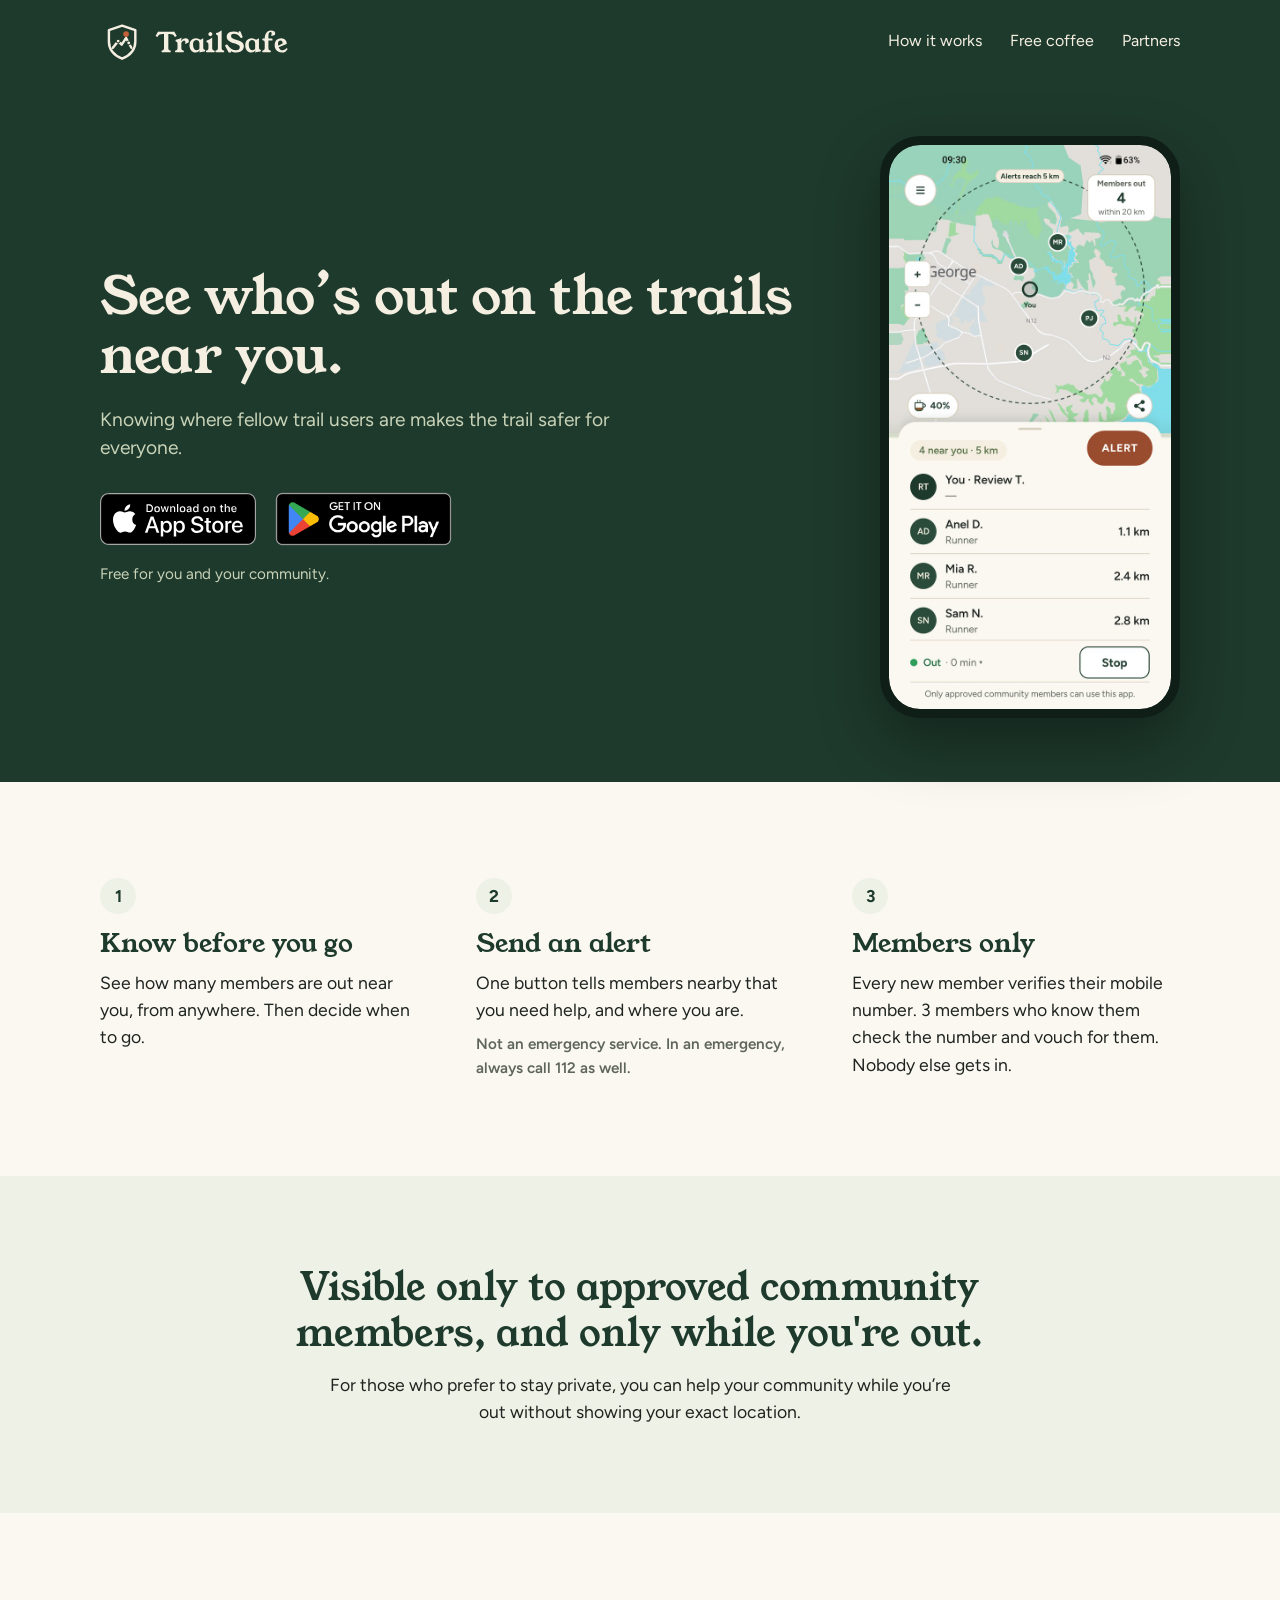
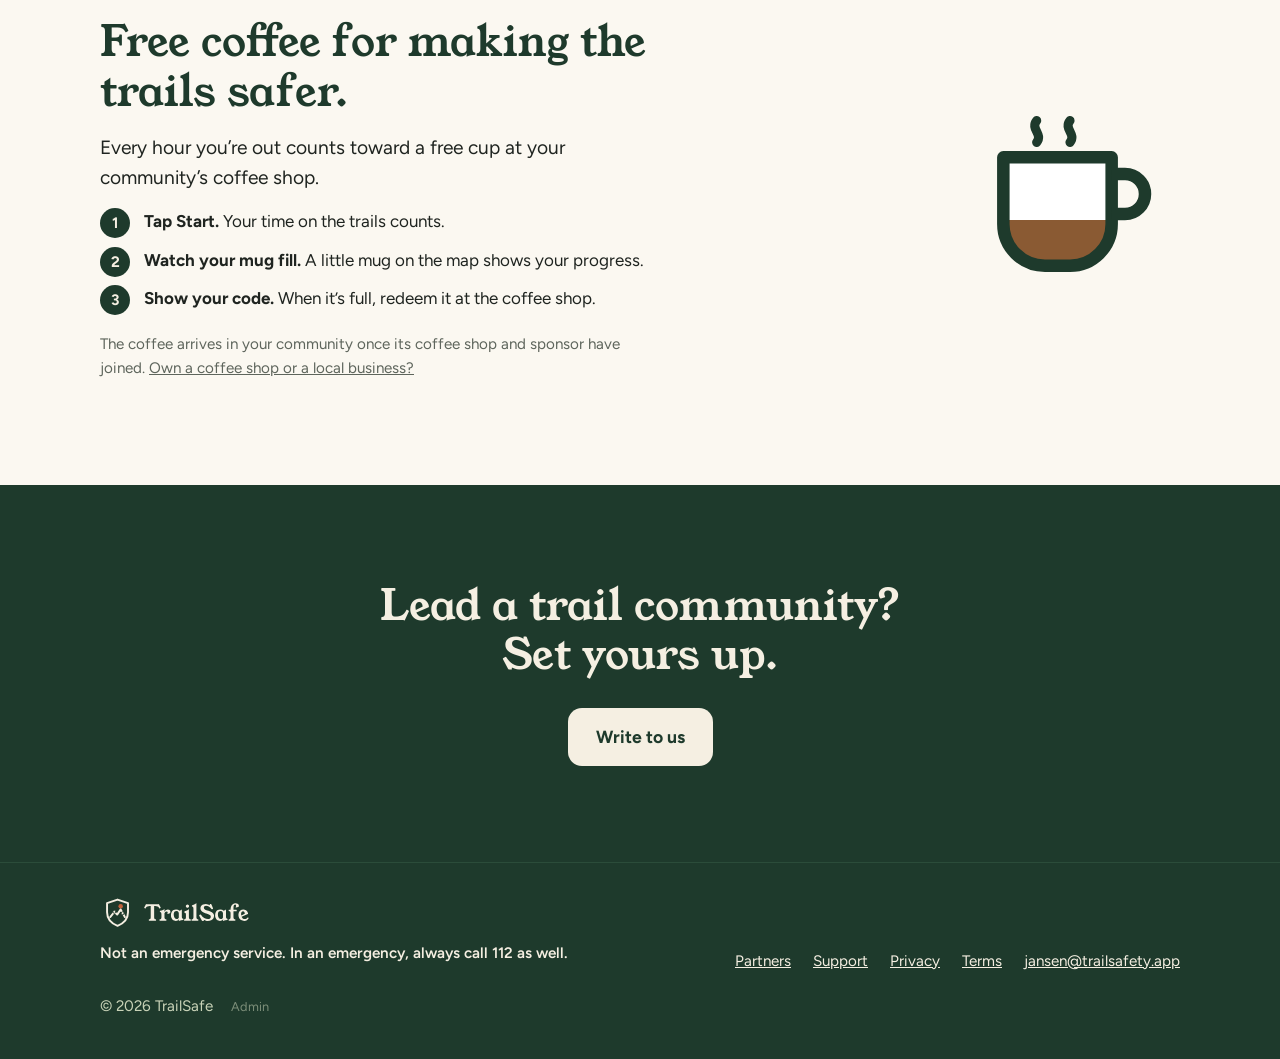
<file: index.html>
<!doctype html>
<html lang="en">
<head>
<meta charset="utf-8">
<meta name="viewport" content="width=device-width, initial-scale=1">
<title>TrailSafe: the community trail safety app</title>
<meta name="description" content="TrailSafe is a free community trail safety app for runners, hikers and cyclists. See how many community members are out on the trails near you, and alert members nearby if you need help.">
<link rel="icon" href="/favicon.ico?v=2" sizes="48x48">
<link rel="icon" href="/favicon.svg?v=2" type="image/svg+xml">
<link rel="apple-touch-icon" href="/apple-touch-icon.png?v=2">
<link rel="manifest" href="/site.webmanifest">
<link rel="mask-icon" href="/safari-pinned-tab.svg?v=2" color="#1E3A2C">
<meta name="theme-color" content="#1E3A2C">
<meta property="og:title" content="TrailSafe: the community trail safety app">
<meta property="og:description" content="TrailSafe is a free community trail safety app for runners, hikers and cyclists. See how many community members are out on the trails near you, and alert members nearby if you need help.">
<meta property="og:url" content="https://trailsafety.app">
<meta property="og:image" content="https://trailsafety.app/og-image-1200x630.png">
<meta name="twitter:card" content="summary_large_image">
<link rel="stylesheet" href="/style.css?v=6">
</head>
<body>

<header class="hero">
  <div class="wrap">
    <div class="top">
      <a href="/" aria-label="TrailSafe home"><img class="logo" src="logo.svg" alt="TrailSafe" width="188" height="44"></a>
      <input type="checkbox" id="menu" class="menu-toggle" aria-label="Open the menu">
      <label for="menu" class="burger" aria-hidden="true"><span></span><span></span><span></span></label>
      <nav aria-label="Sections">
        <a href="#how">How it works</a>
        <a href="#coffee">Free coffee</a>
        <a href="/partners/">Partners</a>
      </nav>
    </div>
    <div class="hero-grid">
      <div class="hero-text">
        <h1>See who’s out on the trails near you.</h1>
        <p class="lead">Knowing where fellow trail users are makes the trail safer for everyone.</p>
        <div class="actions">
          <a class="badge apple" href="https://apps.apple.com/za/app/trailsafe/id6836682433" target="_blank" rel="noopener"><img src="img/badge-app-store.svg" alt="Download on the App Store" width="156" height="52"></a>
          <a class="badge google" href="https://play.google.com/store/apps/details?id=za.co.trailsafe.app" target="_blank" rel="noopener"><img src="img/badge-google-play.png" alt="Get it on Google Play" width="201" height="78"></a>
        </div>
        <p class="free">Free for you and your community.</p>
      </div>
      <div class="phone"><img src="img/app-out-map.jpg" alt="The TrailSafe map while you are out: members near you, how far away they are, and the ALERT button" width="640" height="1280"></div>
    </div>
  </div>
</header>

<main>
  <section class="points wrap" id="how" aria-label="What TrailSafe does">
    <article>
      <span class="num">1</span>
      <h2>Know before you go</h2>
      <p>See how many members are out near you, from anywhere. Then decide when to go.</p>
    </article>
    <article>
      <span class="num">2</span>
      <h2>Send an alert</h2>
      <p>One button tells members nearby that you need help, and where you are.</p>
      <p class="honest">Not an emergency service. In an emergency, always call 112 as well.</p>
    </article>
    <article>
      <span class="num">3</span>
      <h2>Members only</h2>
      <p>Every new member verifies their mobile number. 3 members who know them check the number and vouch for them. Nobody else gets in.</p>
    </article>
  </section>

  <section class="band" aria-label="Privacy">
    <div class="wrap">
      <p class="main">Visible only to approved community members, and only while you're out.</p>
      <p>For those who prefer to stay private, you can help your community while you’re out without showing your exact location.</p>
    </div>
  </section>

  <section class="coffee wrap" id="coffee" aria-labelledby="coffee-h">
    <div>
      <h2 id="coffee-h">Free coffee for making the trails safer.</h2>
      <p class="lead">Every hour you’re out counts toward a free cup at your community’s coffee shop.</p>
      <ol class="steps">
        <li><b>Tap Start.</b> Your time on the trails counts.</li>
        <li><b>Watch your mug fill.</b> A little mug on the map shows your progress.</li>
        <li><b>Show your code.</b> When it’s full, redeem it at the coffee shop.</li>
      </ol>
      <p class="small">The coffee arrives in your community once its coffee shop and sponsor have joined. <a href="/partners/">Own a coffee shop or a local business?</a></p>
    </div>
    <svg class="mug" viewBox="0 0 24 24" aria-hidden="true"><defs><linearGradient id="mg" x1="0" y1="1" x2="0" y2="0"><stop offset="0.42" stop-color="#8A5A33"/><stop offset="0.42" stop-color="#FFFFFF"/></linearGradient></defs><path d="M4 7h13v8a5 5 0 0 1-5 5H9a5 5 0 0 1-5-5z" fill="url(#mg)" stroke="#1E3A2C" stroke-width="1.5" stroke-linejoin="round"/><path d="M17 9h1.6a2.4 2.4 0 0 1 0 4.8H17" fill="none" stroke="#1E3A2C" stroke-width="1.5"/><path d="M8 2.6c-.8 1 .8 1.6 0 2.6M12 2.6c-.8 1 .8 1.6 0 2.6" fill="none" stroke="#1E3A2C" stroke-width="1.1" stroke-linecap="round"/></svg>
  </section>

  <section class="closing" aria-label="For community leaders">
    <div class="wrap">
      <h2>Lead a trail community?<br>Set yours up.</h2>
      <p><a class="btn-light" href="mailto:jansen@trailsafety.app?subject=Setting%20up%20my%20trail%20community">Write to us</a></p>
    </div>
  </section>
</main>

<footer>
  <div class="wrap foot">
    <div>
      <img class="logo" src="logo.svg" alt="TrailSafe" width="150" height="35">
      <p class="honest">Not an emergency service. In an emergency, always call 112 as well.</p>
    </div>
    <nav aria-label="Footer">
      <a href="/partners/">Partners</a>
      <a href="/support/">Support</a>
      <a href="privacy.html">Privacy</a>
      <a href="terms.html">Terms</a>
      <a href="mailto:jansen@trailsafety.app">jansen@trailsafety.app</a>
    </nav>
  </div>
  <div class="wrap"><p class="copy">© 2026 TrailSafe<a class="adm" href="/admin_dashboard/" rel="nofollow">Admin</a></p></div>
</footer>

</body>
</html>
</file>
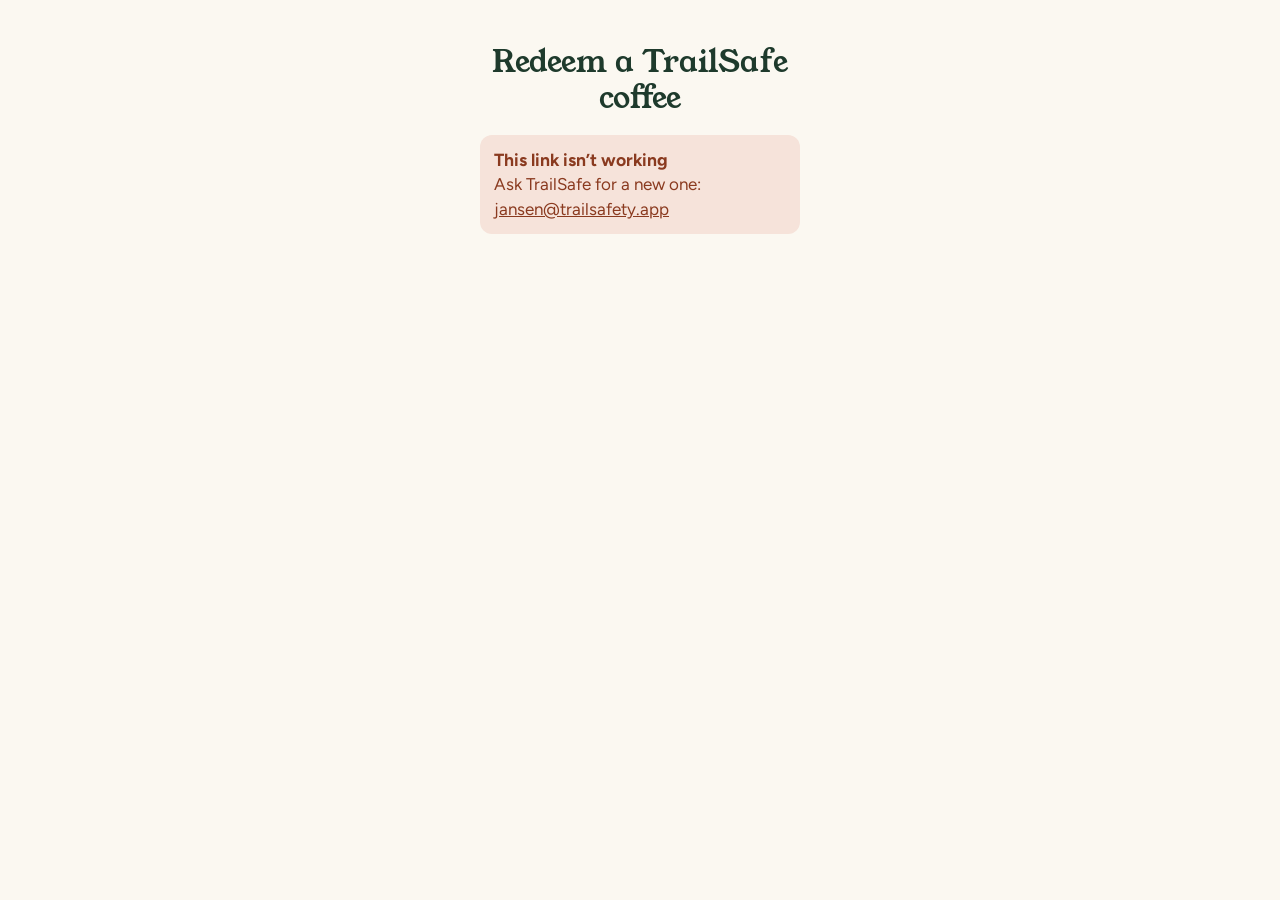
<file: coffee/index.html>
<!doctype html>
<html lang="en">
<head>
<meta charset="utf-8">
<meta name="viewport" content="width=device-width, initial-scale=1">
<meta name="robots" content="noindex">
<meta name="referrer" content="no-referrer">
<title>Redeem a TrailSafe coffee | TrailSafe</title>
<link rel="icon" href="/favicon.ico?v=2" sizes="48x48">
<link rel="icon" href="/favicon.svg?v=2" type="image/svg+xml">
<link rel="apple-touch-icon" href="/apple-touch-icon.png?v=2">
<link rel="stylesheet" href="/style.css?v=3">
<style>
.cf{max-width:360px;margin:0 auto;padding:44px 20px 40px;text-align:center}
.cf h1{font-size:1.9rem;color:var(--forest)}
.cf .sub{color:var(--muted);margin-top:4px}
.cf label{display:block;text-align:left;font-weight:700;font-size:.85rem;color:var(--muted);margin:26px 0 6px}
.cf input{width:100%;box-sizing:border-box;border:1.5px solid var(--forest);border-radius:12px;background:#fff;padding:14px;text-align:center;font:400 2rem "Young Serif",Georgia,serif;letter-spacing:.35em;color:var(--forest)}
.cf button{margin-top:16px;border:0;border-radius:12px;background:var(--forest);color:var(--cream);font:700 1.05rem Figtree,sans-serif;padding:13px 34px;cursor:pointer}
.cf button[disabled]{opacity:.5}
.cf .res{margin-top:18px;border-radius:12px;padding:12px 14px;text-align:left;line-height:1.45}
.cf .res b{display:block;font-size:1.1rem}
.cf .ok{background:#EEF1E6;color:var(--forest)}
.cf .bad{background:#F6E3DA;color:#8A3A1F}
.cf .note{margin-top:20px;font-size:.9rem;color:var(--muted)}
</style>
</head>
<body>
<div class="cf">
<h1 id="shop">&nbsp;</h1>
<p class="sub" id="sub">Redeem a TrailSafe coffee</p>
<div id="form" hidden>
<label for="code">The member’s 5-digit code</label>
<input id="code" inputmode="numeric" pattern="[0-9]*" maxlength="5" autocomplete="off" placeholder="•••••">
<button id="go" type="button">Confirm</button>
<div id="res" role="status" aria-live="polite"></div>
<p class="note">Hand the coffee over only after you see “Coffee confirmed”.</p>
</div>
<div id="nolink" class="res bad" hidden><b>This link isn’t working</b>Ask TrailSafe for a new one: <a href="mailto:jansen@trailsafety.app">jansen@trailsafety.app</a></div>
</div>
<script>
const FN = 'https://qpezqayqbghujlwjgemu.supabase.co/functions/v1/coffee'
const v = new URLSearchParams(location.search).get('v') || ''
const $ = (id) => document.getElementById(id)
const call = (body) => fetch(FN, { method: 'POST', headers: { 'content-type': 'application/json' }, body: JSON.stringify(body) }).then((r) => r.json())
const esc = (t) => String(t).replace(/[&<>"']/g, (c) => ({ '&': '&amp;', '<': '&lt;', '>': '&gt;', '"': '&quot;', "'": '&#39;' }[c]))
const show = (cls, head, text) => { $('res').innerHTML = `<div class="res ${cls}"><b>${head}</b>${text}</div>` }
;(async () => {
  let shop = null
  try { shop = (await call({ v })).shop } catch { /* offline: handled below */ }
  if (!shop) { $('shop').textContent = 'Redeem a TrailSafe coffee'; $('sub').hidden = true; $('nolink').hidden = false; return }
  $('shop').textContent = shop
  document.title = shop + ' · Redeem a TrailSafe coffee'
  $('form').hidden = false
  const go = async () => {
    const code = $('code').value.replace(/\D/g, '')
    if (code.length !== 5) return show('bad', 'Enter the 5 digits', 'The member’s code has 5 digits.')
    $('go').disabled = true
    try {
      const { result, name, sponsor } = await call({ v, code })
      if (result === 'ok') { const line = 'One coffee at cost' + (name ? ' for ' + esc(name) : '') + (sponsor ? ', sponsored by ' + esc(sponsor) : ''); show('ok', '✓ Coffee confirmed', line.endsWith('.') ? line : line + '.'); $('code').value = '' }
      else if (result === 'wait') show('bad', 'Please wait a minute', 'Too many wrong codes in a row. Try again in a minute.')
      else show('bad', 'That code isn’t valid', 'It may have expired or been used. Ask the member to get a new one.')
    } catch { show('bad', 'No connection', 'Check your signal and try again.') }
    $('go').disabled = false
  }
  $('go').onclick = go
  $('code').addEventListener('keydown', (e) => { if (e.key === 'Enter') go() })
  $('code').addEventListener('input', () => { $('res').innerHTML = '' })
})()
</script>
</body>
</html>
</file>
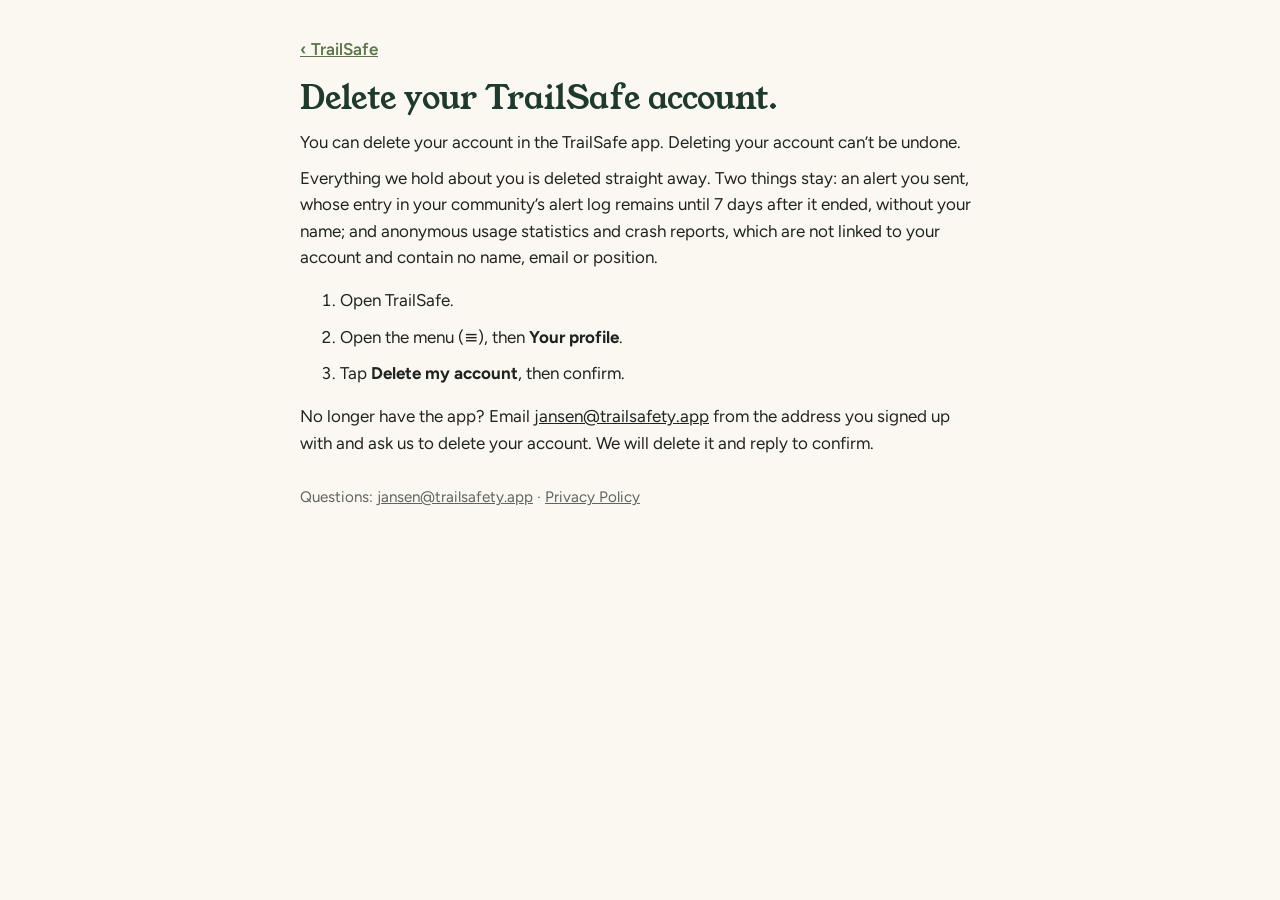
<file: delete-account/index.html>
<!doctype html>
<html lang="en">
<head>
<meta charset="utf-8">
<meta name="viewport" content="width=device-width, initial-scale=1">
<title>Delete your account | TrailSafe</title>
<link rel="icon" href="/favicon.ico?v=2" sizes="48x48">
<link rel="icon" href="/favicon.svg?v=2" type="image/svg+xml">
<link rel="stylesheet" href="/style.css?v=3">
</head>
<body>
<div class="page">
<a class="back" href="/">‹ TrailSafe</a>
<h1>Delete your TrailSafe account.</h1>
<p>You can delete your account in the TrailSafe app. Deleting your account can’t be undone.</p>
<p>Everything we hold about you is deleted straight away. Two things stay: an alert you sent, whose entry in your community’s alert log remains until 7 days after it ended, without your name; and anonymous usage statistics and crash reports, which are not linked to your account and contain no name, email or position.</p>
<ol>
<li>Open TrailSafe.</li>
<li>Open the menu (≡), then <b>Your profile</b>.</li>
<li>Tap <b>Delete my account</b>, then confirm.</li>
</ol>
<p>No longer have the app? Email <a href="mailto:jansen@trailsafety.app">jansen@trailsafety.app</a> from the address you signed up with and ask us to delete your account. We will delete it and reply to confirm.</p>
<p class="small" style="margin-top:30px;font-size:.95rem;color:var(--muted)">Questions: <a href="mailto:jansen@trailsafety.app">jansen@trailsafety.app</a> · <a href="/privacy.html">Privacy Policy</a></p>
</div>
</body>
</html>
</file>
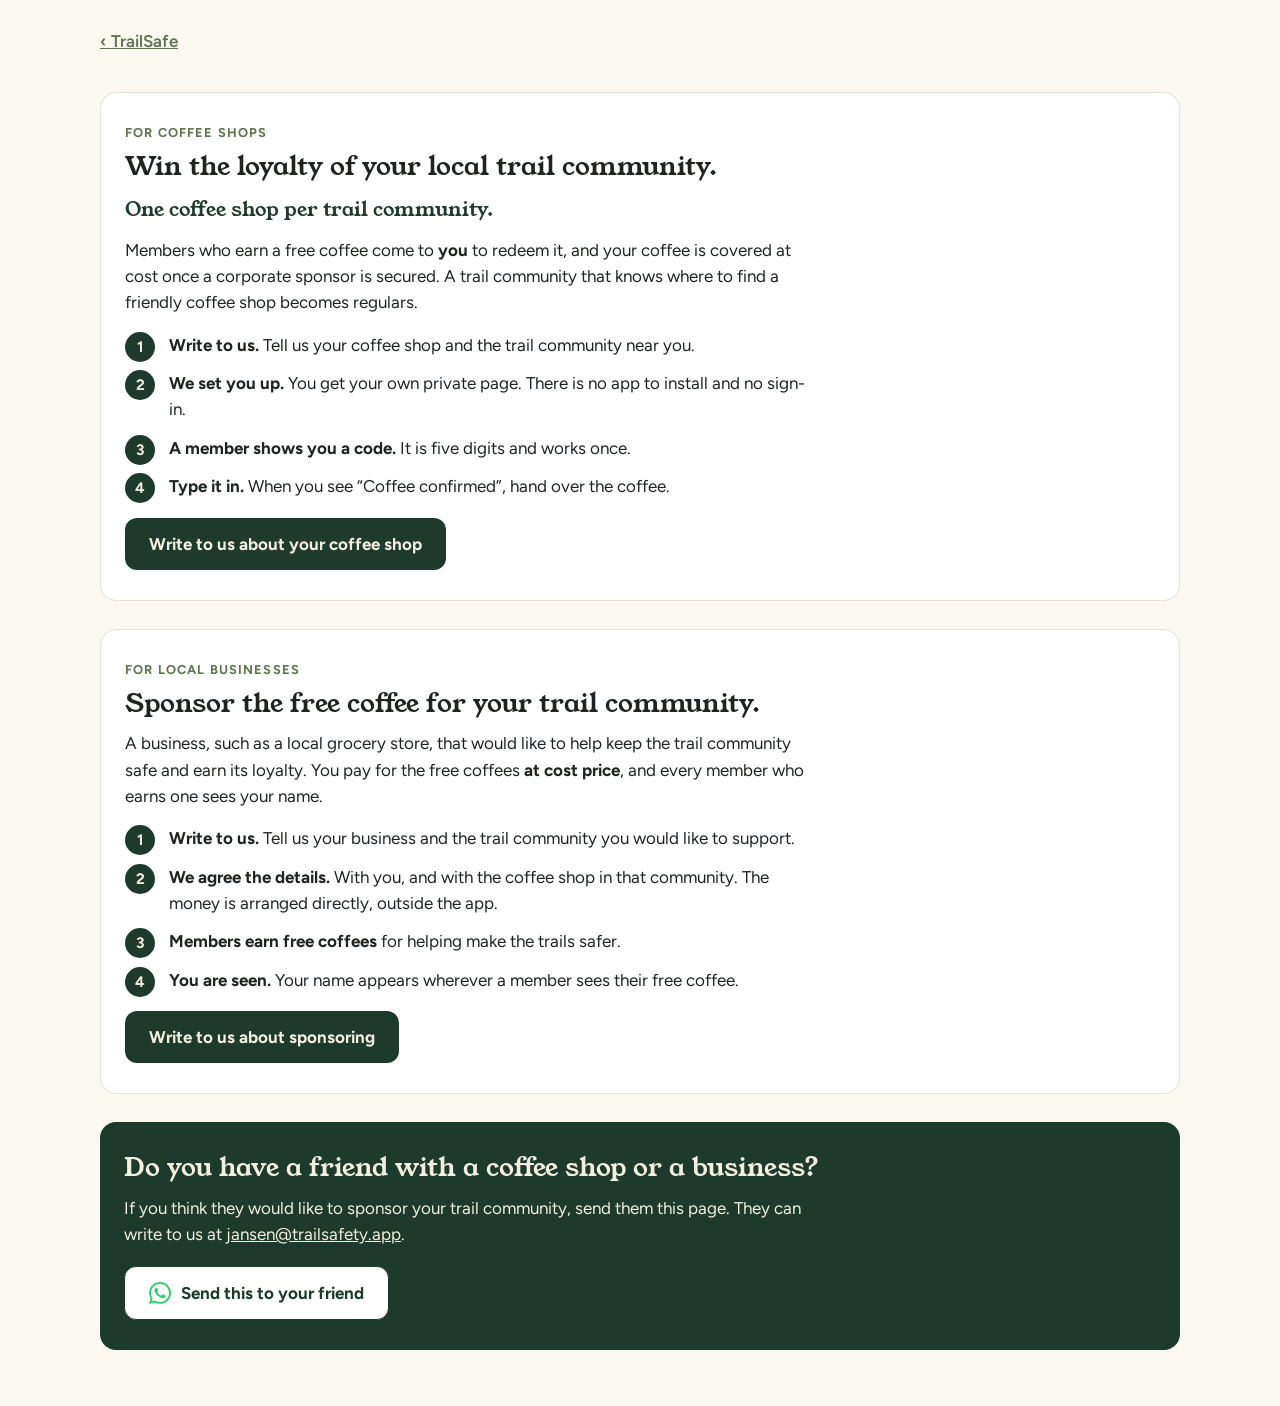
<file: partners/index.html>
<!doctype html>
<html lang="en">
<head>
<meta charset="utf-8">
<meta name="viewport" content="width=device-width, initial-scale=1">
<title>Coffee shops and sponsors | TrailSafe</title>
<meta name="description" content="Win the loyalty of your local trail community: be its coffee shop, or sponsor its free coffee at cost.">
<link rel="icon" href="/favicon.ico?v=2" sizes="48x48">
<link rel="icon" href="/favicon.svg?v=2" type="image/svg+xml">
<link rel="stylesheet" href="/style.css?v=3">
</head>
<body>
<main class="wrap" style="padding-top:28px">
<p style="margin:0 0 20px"><a class="back" href="/">‹ TrailSafe</a></p>
  <section class="partner" id="coffee-shops" aria-labelledby="shops-h">
    <p class="eyebrow">For coffee shops</p>
    <h2 id="shops-h">Win the loyalty of your local trail community.</h2>
    <p class="big">One coffee shop per trail community.</p>
    <p>Members who earn a free coffee come to <b>you</b> to redeem it, and your coffee is covered at cost once a corporate sponsor is secured. A trail community that knows where to find a friendly coffee shop becomes regulars.</p>
    <ol class="steps">
      <li><b>Write to us.</b> Tell us your coffee shop and the trail community near you.</li>
      <li><b>We set you up.</b> You get your own private page. There is no app to install and no sign-in.</li>
      <li><b>A member shows you a code.</b> It is five digits and works once.</li>
      <li><b>Type it in.</b> When you see “Coffee confirmed”, hand over the coffee.</li>
    </ol>
    <p><a class="cta" href="mailto:jansen@trailsafety.app?subject=A%20coffee%20shop%20for%20my%20trail%20community">Write to us about your coffee shop</a></p>
  </section>

  <section class="partner" id="sponsors" aria-labelledby="sponsors-h">
    <p class="eyebrow">For local businesses</p>
    <h2 id="sponsors-h">Sponsor the free coffee for your trail community.</h2>
    <p>A business, such as a local grocery store, that would like to help keep the trail community safe and earn its loyalty. You pay for the free coffees <b>at cost price</b>, and every member who earns one sees your name.</p>
    <ol class="steps">
      <li><b>Write to us.</b> Tell us your business and the trail community you would like to support.</li>
      <li><b>We agree the details.</b> With you, and with the coffee shop in that community. The money is arranged directly, outside the app.</li>
      <li><b>Members earn free coffees</b> for helping make the trails safer.</li>
      <li><b>You are seen.</b> Your name appears wherever a member sees their free coffee.</li>
    </ol>
    <p><a class="cta" href="mailto:jansen@trailsafety.app?subject=Sponsoring%20the%20free%20coffee%20for%20a%20trail%20community">Write to us about sponsoring</a></p>
  </section>

  <section class="friend" aria-labelledby="friend-h">
    <h2 id="friend-h">Do you have a friend with a coffee shop or a business?</h2>
    <p>If you think they would like to sponsor your trail community, send them this page. They can write to us at <a href="mailto:jansen@trailsafety.app">jansen@trailsafety.app</a>.</p>
    <p><a class="cta ghost" href="https://wa.me/?text=I%20have%20a%20marketing%20opportunity%20for%20you.%0A%0AI%20came%20across%20TrailSafe%2C%20and%20it%20has%20an%20opportunity%20for%20a%20local%20coffee%20shop%20to%20gain%20the%20loyalty%20of%20our%20trail%20community%2C%20as%20well%20as%20for%20a%20local%20business%20to%20win%20that%20loyalty%20by%20sponsoring%20at-cost%20coffee%20for%20the%20community.%0A%0ATrailSafe%20is%20a%20free%20app%20that%20helps%20trail%20communities%20keep%20each%20other%20safe%2C%20and%20members%20who%20spend%20time%20out%20on%20the%20trails%20earn%20a%20free%20cup%20of%20coffee.%0A%0AI%20thought%20of%20you.%20I%20think%20you%20should%20get%20in%20touch%20with%20them%3A%20jansen%40trailsafety.app%0Ahttps%3A%2F%2Ftrailsafety.app%2Fpartners%2F" target="_blank" rel="noopener"><svg class="wa" viewBox="0 0 24 24" aria-hidden="true"><path fill="#25D366" d="M17.472 14.382c-.297-.149-1.758-.867-2.03-.967-.273-.099-.471-.148-.67.15-.197.297-.767.966-.94 1.164-.173.199-.347.223-.644.075-.297-.15-1.255-.463-2.39-1.475-.883-.788-1.48-1.761-1.653-2.059-.173-.297-.018-.458.13-.606.134-.133.298-.347.446-.52.149-.174.198-.298.298-.497.099-.198.05-.371-.025-.52-.075-.149-.669-1.612-.916-2.207-.242-.579-.487-.5-.669-.51-.173-.008-.371-.01-.57-.01-.198 0-.52.074-.792.372-.272.297-1.04 1.016-1.04 2.479 0 1.462 1.065 2.875 1.213 3.074.149.198 2.096 3.2 5.077 4.487.709.306 1.262.489 1.694.625.712.227 1.36.195 1.871.118.571-.085 1.758-.719 2.006-1.413.248-.694.248-1.289.173-1.413-.074-.124-.272-.198-.57-.347m-5.421 7.403h-.004a9.87 9.87 0 01-5.031-1.378l-.361-.214-3.741.982.998-3.648-.235-.374a9.86 9.86 0 01-1.51-5.26c.001-5.45 4.436-9.884 9.888-9.884 2.64 0 5.122 1.03 6.988 2.898a9.825 9.825 0 012.893 6.994c-.003 5.45-4.437 9.884-9.885 9.884m8.413-18.297A11.815 11.815 0 0012.05 0C5.495 0 .16 5.335.157 11.892c0 2.096.547 4.142 1.588 5.945L.057 24l6.305-1.654a11.882 11.882 0 005.683 1.448h.005c6.554 0 11.89-5.335 11.893-11.893a11.821 11.821 0 00-3.48-8.413Z"/></svg> Send this to your friend</a></p>
  </section>
</main>
</body>
</html>
</file>
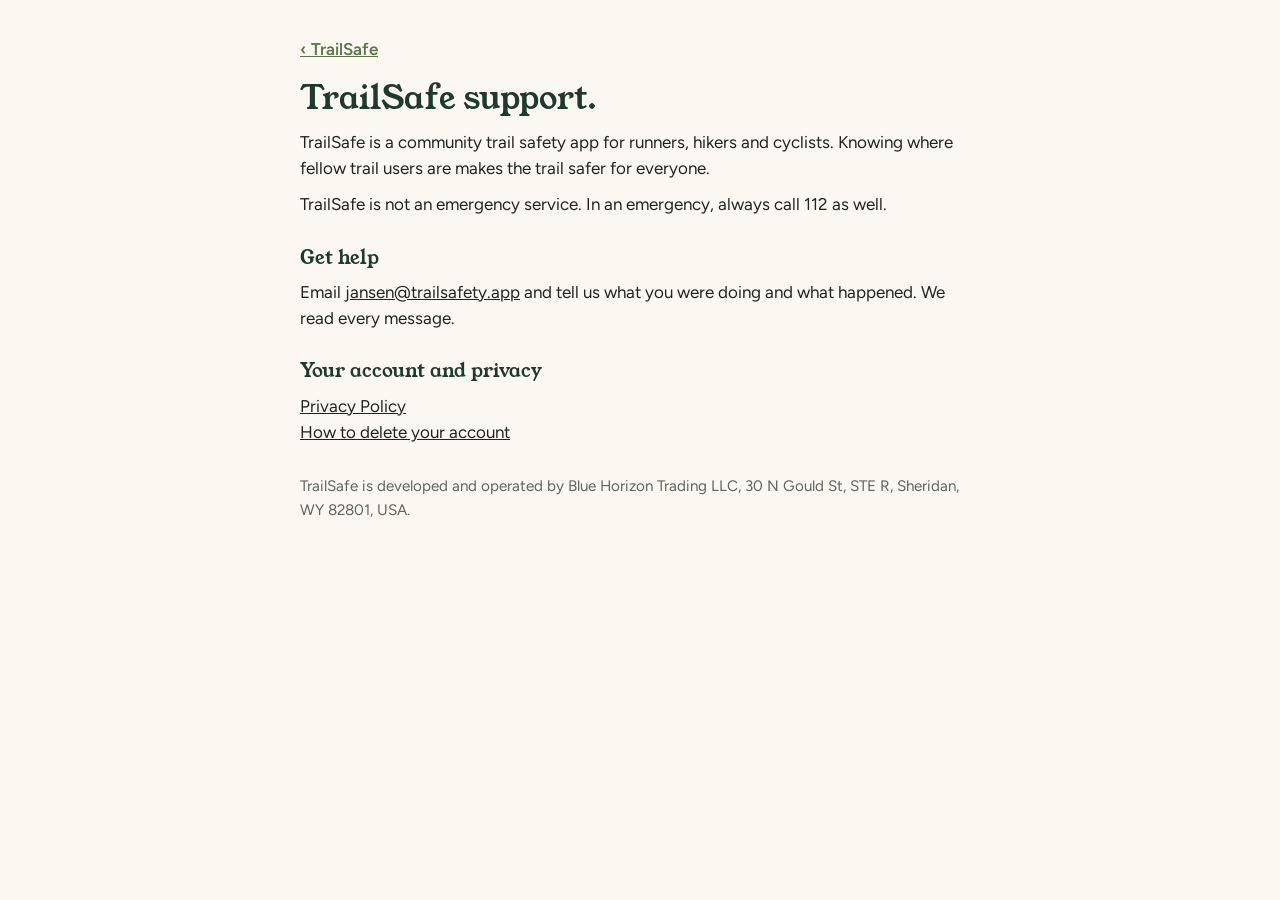
<file: support/index.html>
<!doctype html>
<html lang="en">
<head>
<meta charset="utf-8">
<meta name="viewport" content="width=device-width, initial-scale=1">
<title>Support | TrailSafe</title>
<meta name="description" content="Help with TrailSafe, the community trail safety app.">
<link rel="icon" href="/favicon.ico?v=2" sizes="48x48">
<link rel="icon" href="/favicon.svg?v=2" type="image/svg+xml">
<link rel="stylesheet" href="/style.css?v=3">
</head>
<body>
<div class="page">
<a class="back" href="/">‹ TrailSafe</a>
<h1>TrailSafe support.</h1>
<p>TrailSafe is a community trail safety app for runners, hikers and cyclists. Knowing where fellow trail users are makes the trail safer for everyone.</p>
<p>TrailSafe is not an emergency service. In an emergency, always call 112 as well.</p>
<h2>Get help</h2>
<p>Email <a href="mailto:jansen@trailsafety.app">jansen@trailsafety.app</a> and tell us what you were doing and what happened. We read every message.</p>
<h2>Your account and privacy</h2>
<p><a href="/privacy.html">Privacy Policy</a><br><a href="/delete-account/">How to delete your account</a></p>
<p class="small" style="margin-top:30px;font-size:.95rem;color:var(--muted)">TrailSafe is developed and operated by Blue Horizon Trading LLC, 30 N Gould St, STE R, Sheridan, WY 82801, USA.</p>
</div>
</body>
</html>
</file>
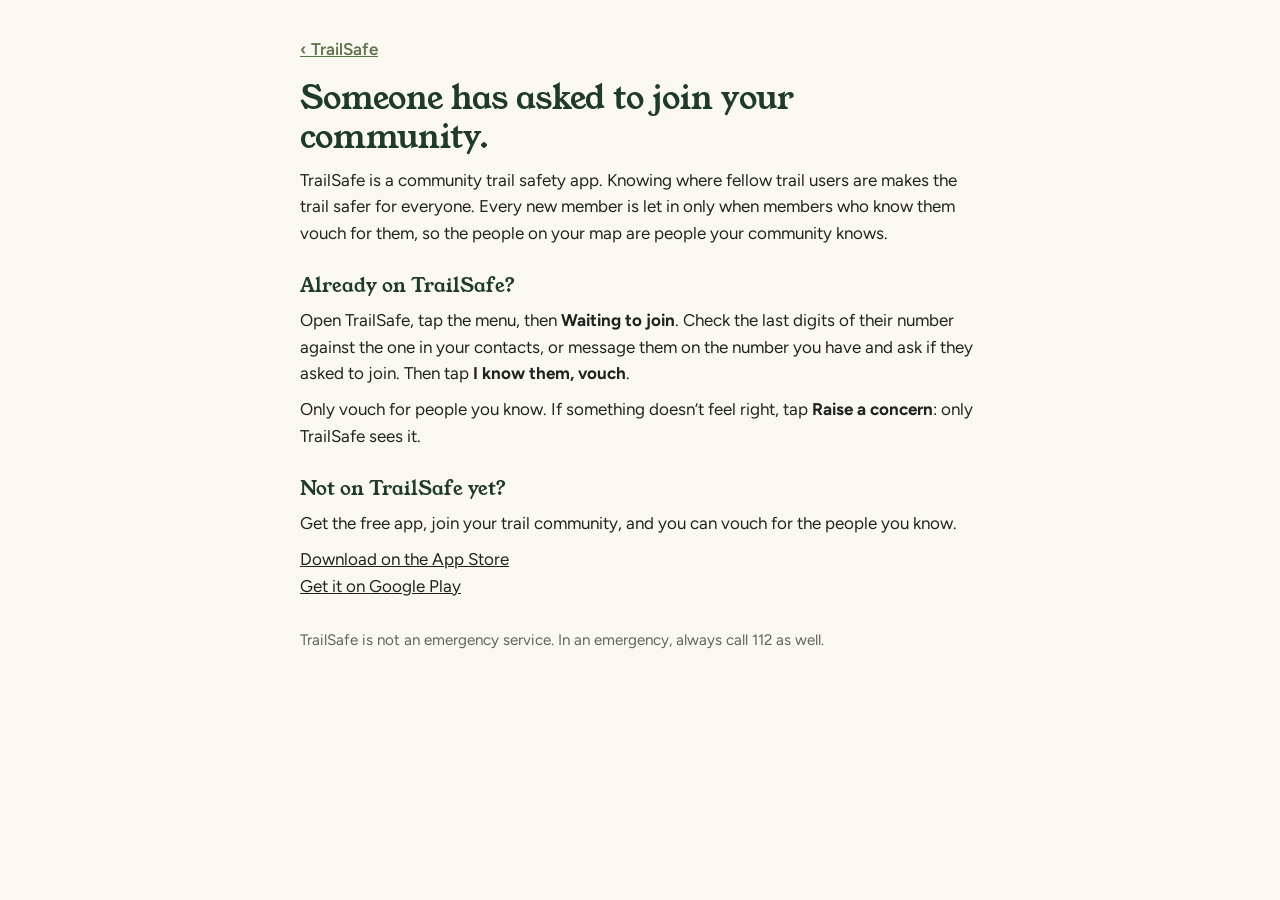
<file: vouch/index.html>
<!doctype html>
<html lang="en">
<head>
<meta charset="utf-8">
<meta name="viewport" content="width=device-width, initial-scale=1">
<title>Vouch for someone | TrailSafe</title>
<meta name="description" content="Someone you may know has asked to join your TrailSafe community. Here is how to vouch for them.">
<link rel="icon" href="/favicon.ico?v=2" sizes="48x48">
<link rel="icon" href="/favicon.svg?v=2" type="image/svg+xml">
<link rel="stylesheet" href="/style.css?v=3">
</head>
<body>
<div class="page">
<a class="back" href="/">‹ TrailSafe</a>
<h1>Someone has asked to join your community.</h1>
<p>TrailSafe is a community trail safety app. Knowing where fellow trail users are makes the trail safer for everyone. Every new member is let in only when members who know them vouch for them, so the people on your map are people your community knows.</p>
<h2>Already on TrailSafe?</h2>
<p>Open TrailSafe, tap the menu, then <b>Waiting to join</b>. Check the last digits of their number against the one in your contacts, or message them on the number you have and ask if they asked to join. Then tap <b>I know them, vouch</b>.</p>
<p>Only vouch for people you know. If something doesn&rsquo;t feel right, tap <b>Raise a concern</b>: only TrailSafe sees it.</p>
<h2>Not on TrailSafe yet?</h2>
<p>Get the free app, join your trail community, and you can vouch for the people you know.</p>
<p><a href="https://apps.apple.com/za/app/id6836682433">Download on the App Store</a><br><a href="https://play.google.com/store/apps/details?id=za.co.trailsafe.app">Get it on Google Play</a></p>
<p class="small" style="margin-top:30px;font-size:.95rem;color:var(--muted)">TrailSafe is not an emergency service. In an emergency, always call 112 as well.</p>
</div>
</body>
</html>
</file>
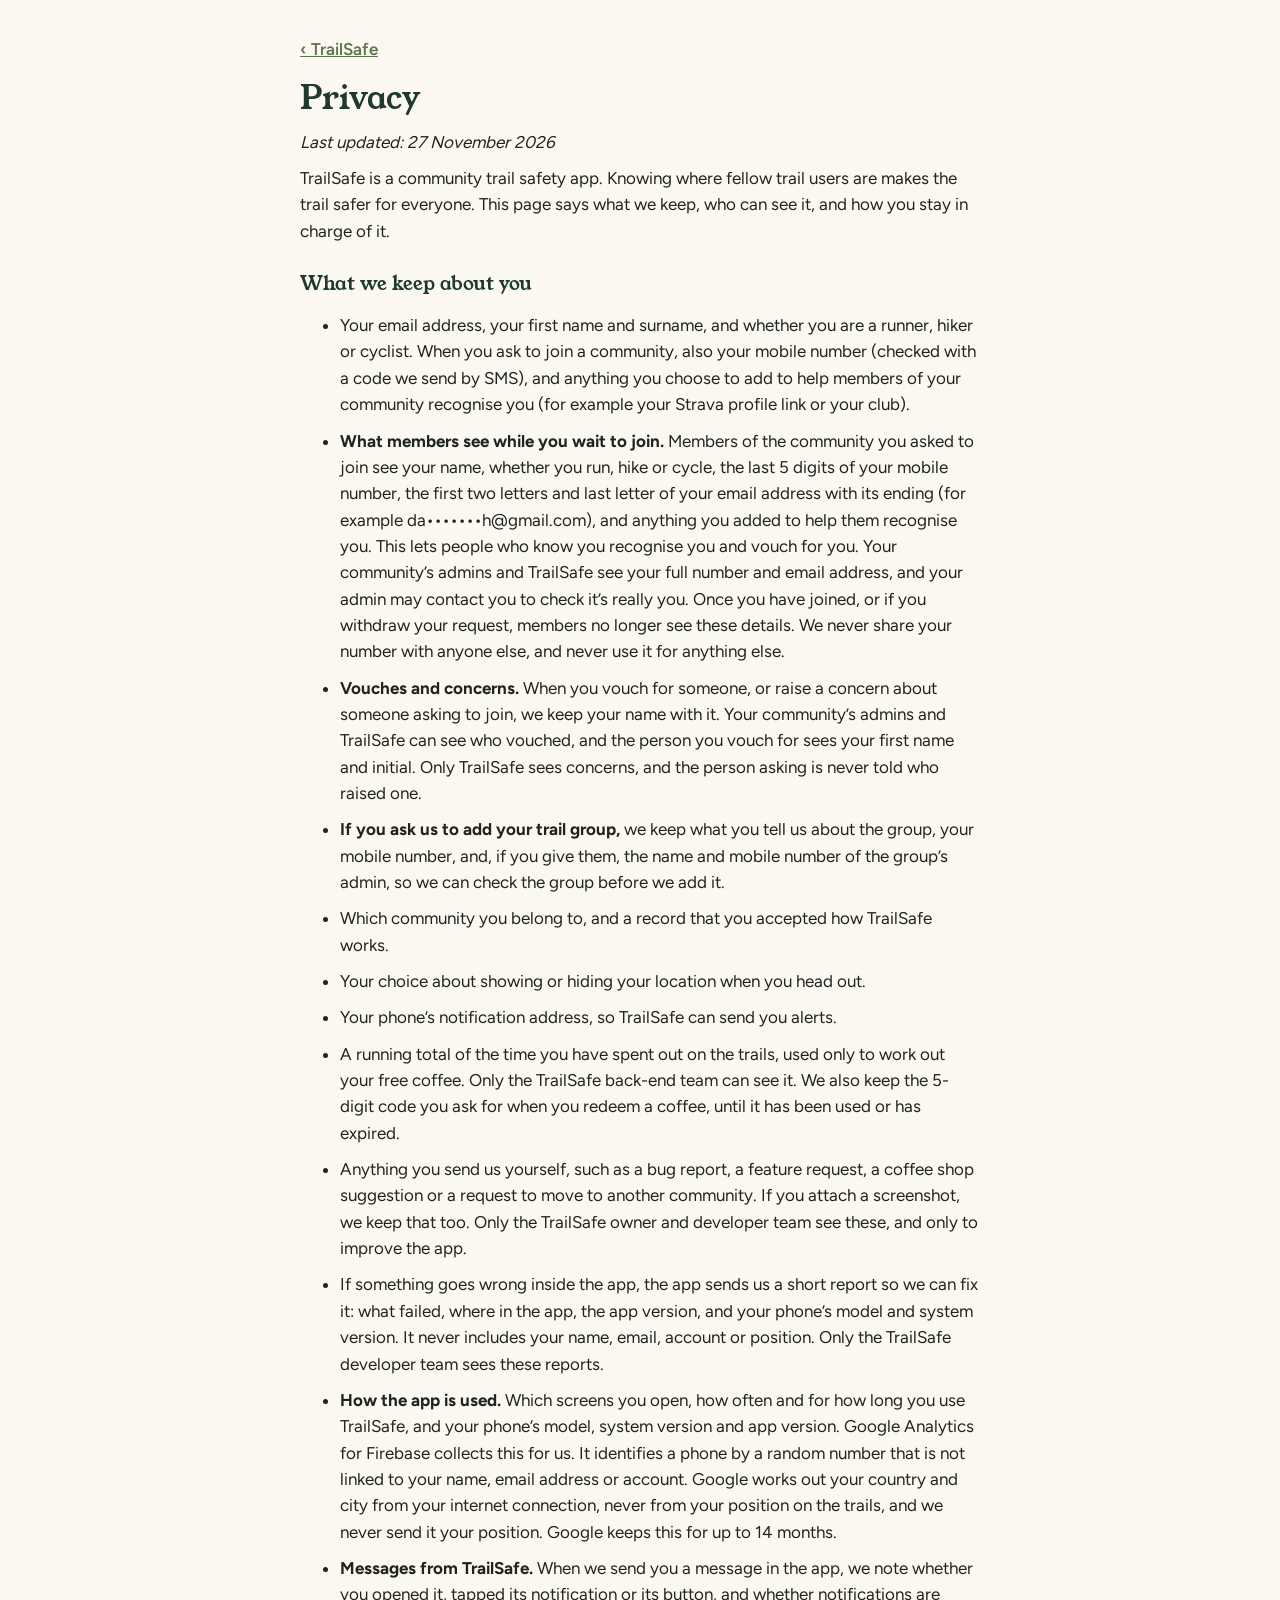
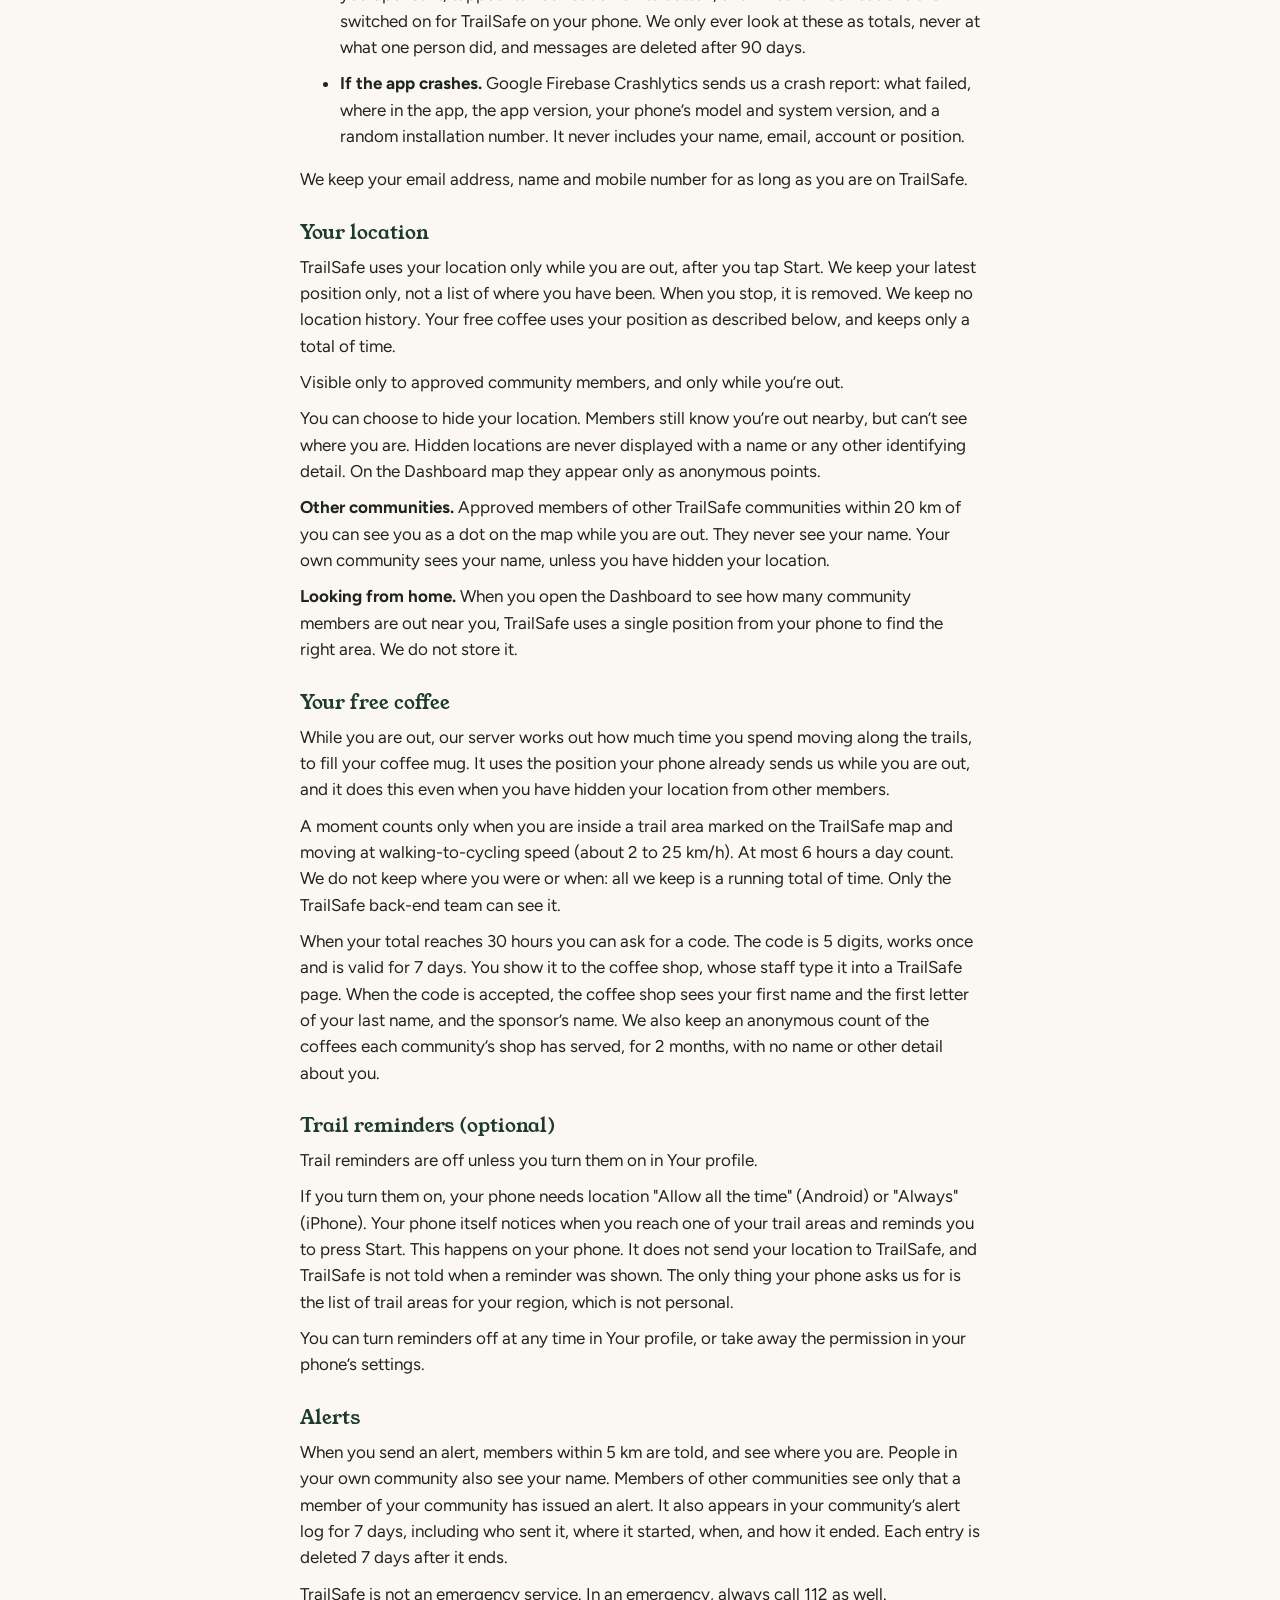
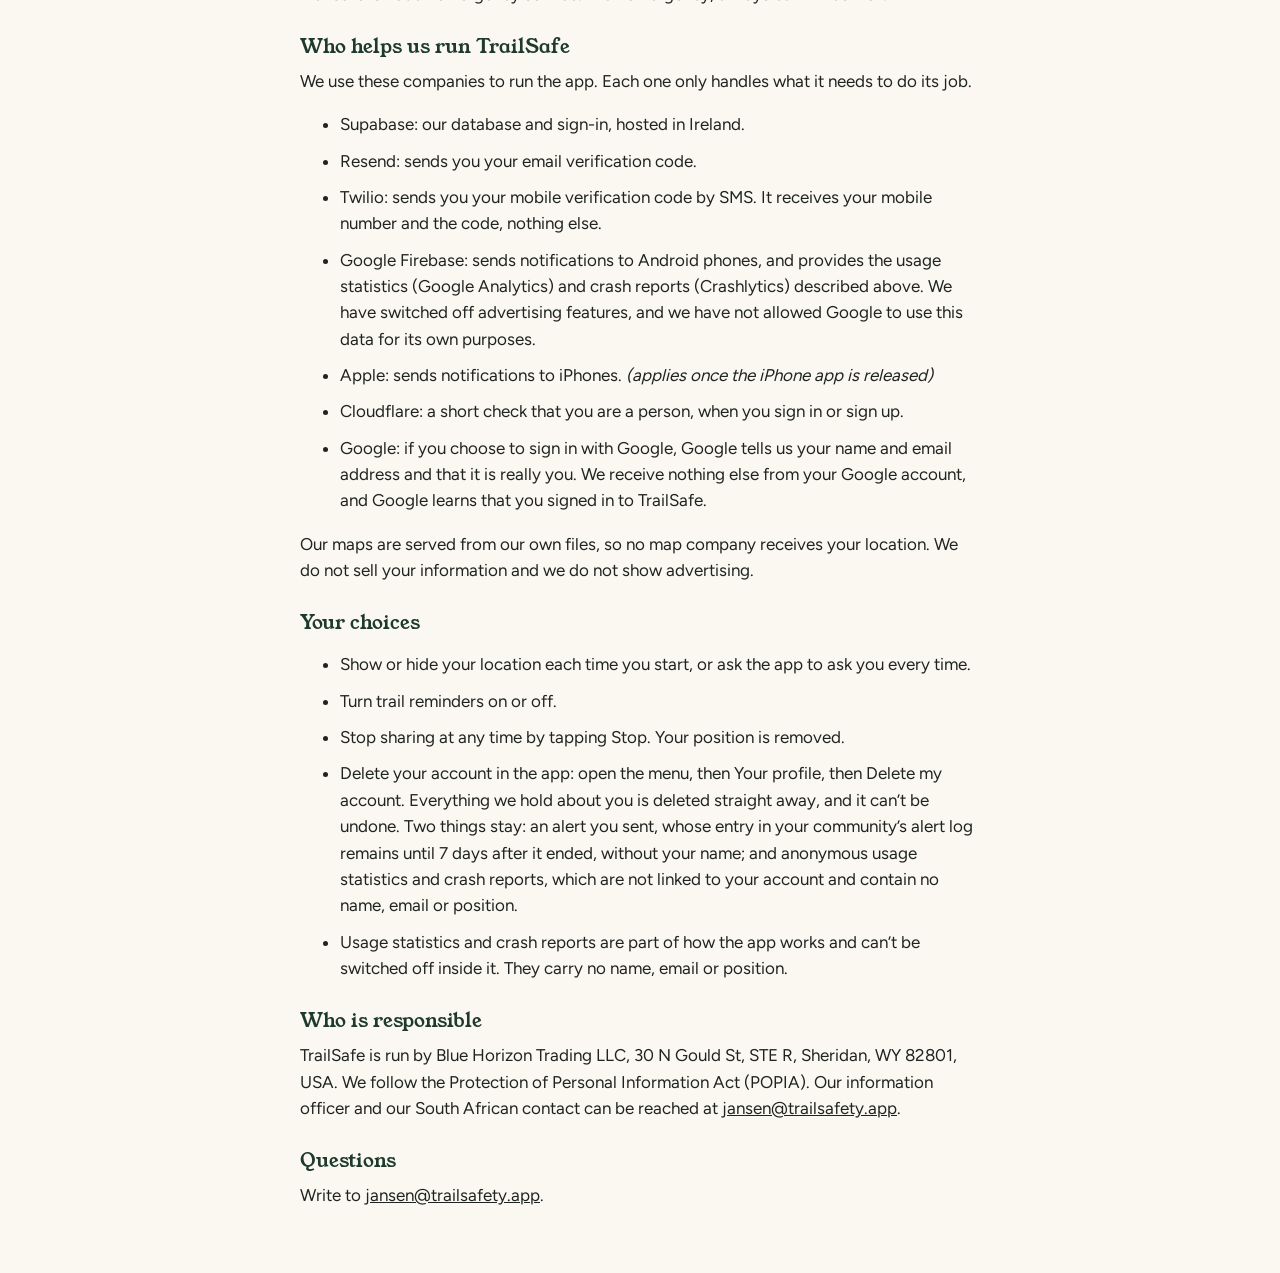
<file: privacy.html>
<!doctype html>
<html lang="en">
<head>
<meta charset="utf-8">
<meta name="viewport" content="width=device-width, initial-scale=1">
<title>Privacy | TrailSafe</title>
<meta name="robots" content="noindex">
<link rel="icon" href="/favicon.ico?v=2" sizes="48x48">
<link rel="icon" href="/favicon.svg?v=2" type="image/svg+xml">
<link rel="stylesheet" href="/style.css?v=3">
</head>
<body>
<div class="page">
<a class="back" href="/">‹ TrailSafe</a>
<h1>Privacy</h1>
<p><i>Last updated: 27 November 2026</i></p>
<p>TrailSafe is a community trail safety app. Knowing where fellow trail users are makes the trail safer for everyone. This page says what we keep, who can see it, and how you stay in charge of it.</p>
<h2>What we keep about you</h2>
<ul>
<li>Your email address, your first name and surname, and whether you are a runner, hiker or cyclist. When you ask to join a community, also your mobile number (checked with a code we send by SMS), and anything you choose to add to help members of your community recognise you (for example your Strava profile link or your club).</li>
<li><b>What members see while you wait to join.</b> Members of the community you asked to join see your name, whether you run, hike or cycle, the last 5 digits of your mobile number, the first two letters and last letter of your email address with its ending (for example da&bull;&bull;&bull;&bull;&bull;&bull;&bull;h@gmail.com), and anything you added to help them recognise you. This lets people who know you recognise you and vouch for you. Your community&rsquo;s admins and TrailSafe see your full number and email address, and your admin may contact you to check it&rsquo;s really you. Once you have joined, or if you withdraw your request, members no longer see these details. We never share your number with anyone else, and never use it for anything else.</li>
<li><b>Vouches and concerns.</b> When you vouch for someone, or raise a concern about someone asking to join, we keep your name with it. Your community&rsquo;s admins and TrailSafe can see who vouched, and the person you vouch for sees your first name and initial. Only TrailSafe sees concerns, and the person asking is never told who raised one.</li>
<li><b>If you ask us to add your trail group,</b> we keep what you tell us about the group, your mobile number, and, if you give them, the name and mobile number of the group&rsquo;s admin, so we can check the group before we add it.</li>
<li>Which community you belong to, and a record that you accepted how TrailSafe works.</li>
<li>Your choice about showing or hiding your location when you head out.</li>
<li>Your phone&rsquo;s notification address, so TrailSafe can send you alerts.</li>
<li>A running total of the time you have spent out on the trails, used only to work out your free coffee. Only the TrailSafe back-end team can see it. We also keep the 5-digit code you ask for when you redeem a coffee, until it has been used or has expired.</li>
<li>Anything you send us yourself, such as a bug report, a feature request, a coffee shop suggestion or a request to move to another community. If you attach a screenshot, we keep that too. Only the TrailSafe owner and developer team see these, and only to improve the app.</li>
<li>If something goes wrong inside the app, the app sends us a short report so we can fix it: what failed, where in the app, the app version, and your phone&rsquo;s model and system version. It never includes your name, email, account or position. Only the TrailSafe developer team sees these reports.</li>
<li><b>How the app is used.</b> Which screens you open, how often and for how long you use TrailSafe, and your phone&rsquo;s model, system version and app version. Google Analytics for Firebase collects this for us. It identifies a phone by a random number that is not linked to your name, email address or account. Google works out your country and city from your internet connection, never from your position on the trails, and we never send it your position. Google keeps this for up to 14 months.</li>
<li><b>Messages from TrailSafe.</b> When we send you a message in the app, we note whether you opened it, tapped its notification or its button, and whether notifications are switched on for TrailSafe on your phone. We only ever look at these as totals, never at what one person did, and messages are deleted after 90 days.</li>
<li><b>If the app crashes.</b> Google Firebase Crashlytics sends us a crash report: what failed, where in the app, the app version, your phone&rsquo;s model and system version, and a random installation number. It never includes your name, email, account or position.</li>
</ul>
<p>We keep your email address, name and mobile number for as long as you are on TrailSafe.</p>
<h2>Your location</h2>
<p>TrailSafe uses your location only while you are out, after you tap Start. We keep your latest position only, not a list of where you have been. When you stop, it is removed. We keep no location history. Your free coffee uses your position as described below, and keeps only a total of time.</p>
<p>Visible only to approved community members, and only while you&rsquo;re out.</p>
<p>You can choose to hide your location. Members still know you&rsquo;re out nearby, but can&rsquo;t see where you are. Hidden locations are never displayed with a name or any other identifying detail. On the Dashboard map they appear only as anonymous points.</p>
<p><b>Other communities.</b> Approved members of other TrailSafe communities within 20 km of you can see you as a dot on the map while you are out. They never see your name. Your own community sees your name, unless you have hidden your location.</p>
<p><b>Looking from home.</b> When you open the Dashboard to see how many community members are out near you, TrailSafe uses a single position from your phone to find the right area. We do not store it.</p>
<h2>Your free coffee</h2>
<p>While you are out, our server works out how much time you spend moving along the trails, to fill your coffee mug. It uses the position your phone already sends us while you are out, and it does this even when you have hidden your location from other members.</p>
<p>A moment counts only when you are inside a trail area marked on the TrailSafe map and moving at walking-to-cycling speed (about 2 to 25 km/h). At most 6 hours a day count. We do not keep where you were or when: all we keep is a running total of time. Only the TrailSafe back-end team can see it.</p>
<p>When your total reaches 30 hours you can ask for a code. The code is 5 digits, works once and is valid for 7 days. You show it to the coffee shop, whose staff type it into a TrailSafe page. When the code is accepted, the coffee shop sees your first name and the first letter of your last name, and the sponsor&rsquo;s name. We also keep an anonymous count of the coffees each community&rsquo;s shop has served, for 2 months, with no name or other detail about you.</p>
<h2>Trail reminders (optional)</h2>
<p>Trail reminders are off unless you turn them on in Your profile.</p>
<p>If you turn them on, your phone needs location "Allow all the time" (Android) or "Always" (iPhone). Your phone itself notices when you reach one of your trail areas and reminds you to press Start. This happens on your phone. It does not send your location to TrailSafe, and TrailSafe is not told when a reminder was shown. The only thing your phone asks us for is the list of trail areas for your region, which is not personal.</p>
<p>You can turn reminders off at any time in Your profile, or take away the permission in your phone&rsquo;s settings.</p>
<h2>Alerts</h2>
<p>When you send an alert, members within 5 km are told, and see where you are. People in your own community also see your name. Members of other communities see only that a member of your community has issued an alert. It also appears in your community&rsquo;s alert log for 7 days, including who sent it, where it started, when, and how it ended. Each entry is deleted 7 days after it ends.</p>
<p>TrailSafe is not an emergency service. In an emergency, always call 112 as well.</p>
<h2>Who helps us run TrailSafe</h2>
<p>We use these companies to run the app. Each one only handles what it needs to do its job.</p>
<ul>
<li>Supabase: our database and sign-in, hosted in Ireland.</li>
<li>Resend: sends you your email verification code.</li>
<li>Twilio: sends you your mobile verification code by SMS. It receives your mobile number and the code, nothing else.</li>
<li>Google Firebase: sends notifications to Android phones, and provides the usage statistics (Google Analytics) and crash reports (Crashlytics) described above. We have switched off advertising features, and we have not allowed Google to use this data for its own purposes.</li>
<li>Apple: sends notifications to iPhones. <i>(applies once the iPhone app is released)</i></li>
<li>Cloudflare: a short check that you are a person, when you sign in or sign up.</li>
<li>Google: if you choose to sign in with Google, Google tells us your name and email address and that it is really you. We receive nothing else from your Google account, and Google learns that you signed in to TrailSafe.</li>
</ul>
<p>Our maps are served from our own files, so no map company receives your location. We do not sell your information and we do not show advertising.</p>
<h2>Your choices</h2>
<ul>
<li>Show or hide your location each time you start, or ask the app to ask you every time.</li>
<li>Turn trail reminders on or off.</li>
<li>Stop sharing at any time by tapping Stop. Your position is removed.</li>
<li>Delete your account in the app: open the menu, then Your profile, then Delete my account. Everything we hold about you is deleted straight away, and it can&rsquo;t be undone. Two things stay: an alert you sent, whose entry in your community&rsquo;s alert log remains until 7 days after it ended, without your name; and anonymous usage statistics and crash reports, which are not linked to your account and contain no name, email or position.</li>
<li>Usage statistics and crash reports are part of how the app works and can&rsquo;t be switched off inside it. They carry no name, email or position.</li>
</ul>
<h2>Who is responsible</h2>
<p>TrailSafe is run by Blue Horizon Trading LLC, 30 N Gould St, STE R, Sheridan, WY 82801, USA. We follow the Protection of Personal Information Act (POPIA). Our information officer and our South African contact can be reached at <a href="mailto:jansen@trailsafety.app">jansen@trailsafety.app</a>.</p>
<h2>Questions</h2>
<p>Write to <a href="mailto:jansen@trailsafety.app">jansen@trailsafety.app</a>.</p>
</div>
</body>
</html>
</file>
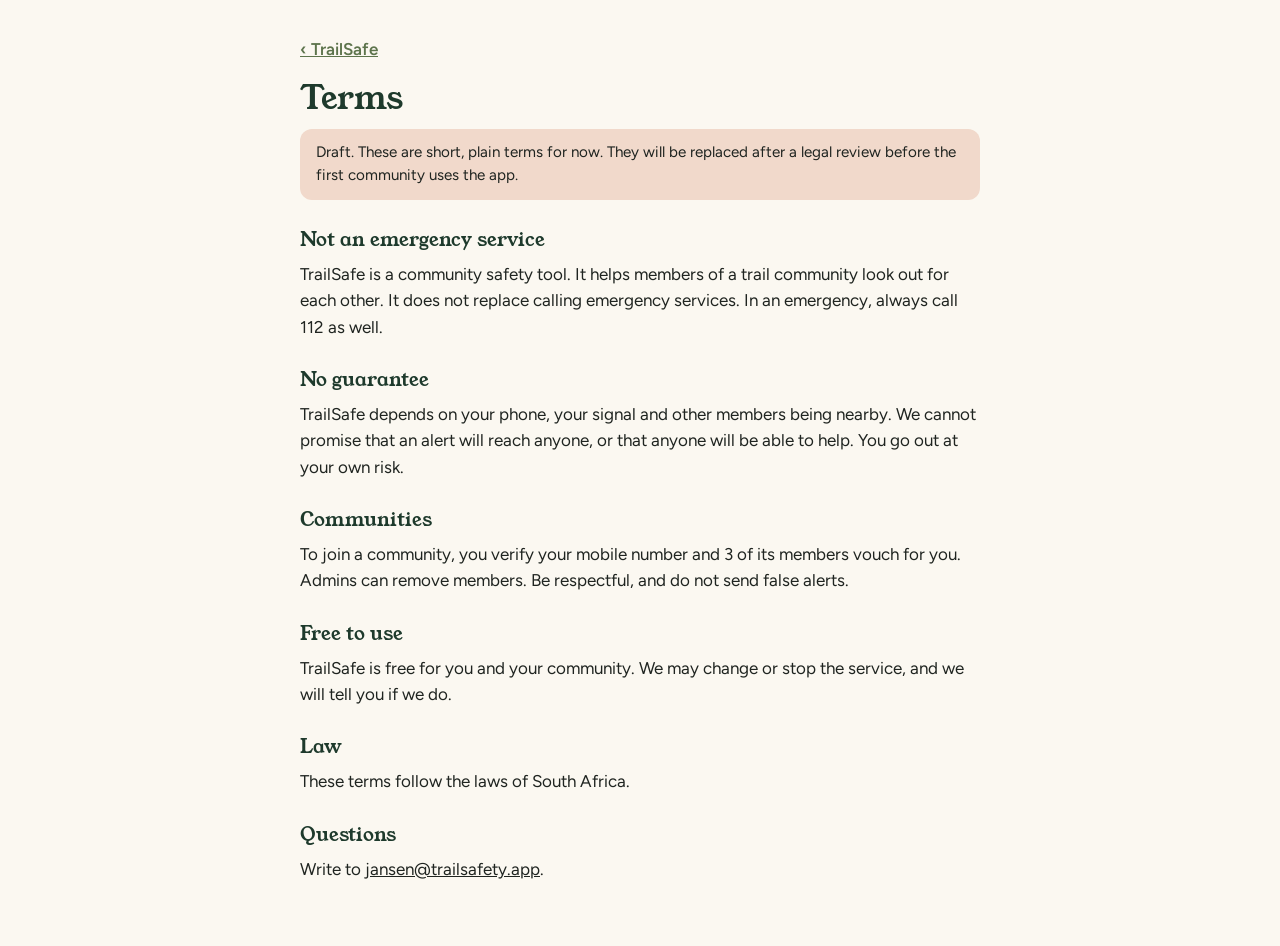
<file: terms.html>
<!doctype html>
<html lang="en">
<head>
<meta charset="utf-8">
<meta name="viewport" content="width=device-width, initial-scale=1">
<title>Terms | TrailSafe</title>
<meta name="robots" content="noindex">
<link rel="icon" href="/favicon.ico?v=2" sizes="48x48">
<link rel="icon" href="/favicon.svg?v=2" type="image/svg+xml">
<link rel="stylesheet" href="/style.css?v=3">
</head>
<body>
<div class="page">
<a class="back" href="/">‹ TrailSafe</a>
<h1>Terms</h1>
<p class="draft">Draft. These are short, plain terms for now. They will be replaced after a legal review before the first community uses the app.</p>

<h2>Not an emergency service</h2>
<p>TrailSafe is a community safety tool. It helps members of a trail community look out for each other. It does not replace calling emergency services. In an emergency, always call 112 as well.</p>

<h2>No guarantee</h2>
<p>TrailSafe depends on your phone, your signal and other members being nearby. We cannot promise that an alert will reach anyone, or that anyone will be able to help. You go out at your own risk.</p>

<h2>Communities</h2>
<p>To join a community, you verify your mobile number and 3 of its members vouch for you. Admins can remove members. Be respectful, and do not send false alerts.</p>

<h2>Free to use</h2>
<p>TrailSafe is free for you and your community. We may change or stop the service, and we will tell you if we do.</p>

<h2>Law</h2>
<p>These terms follow the laws of South Africa.</p>

<h2>Questions</h2>
<p>Write to <a href="mailto:jansen@trailsafety.app">jansen@trailsafety.app</a>.</p>
</div>
</body>
</html>
</file>
<file: style.css>
@font-face { font-family: "Young Serif"; src: url("fonts/YoungSerif-Regular.ttf") format("truetype"); font-display: swap; }
@font-face { font-family: "Figtree"; src: url("fonts/Figtree-Variable.ttf") format("truetype"); font-weight: 300 900; font-display: swap; }

:root {
  --forest: #1E3A2C; --forest-2: #2B4C3A; --sage: #C9D3B8; --cream: #F5EFE2; --paper: #FBF8F1;
  --ink: #1F2420; --muted: #5E655C; --line: #E7E1D2; --wash: #EEF1E6; --moss-ink: #5D744C;
}
* { box-sizing: border-box; }
html { -webkit-text-size-adjust: 100%; }
body { margin: 0; background: var(--paper); color: var(--ink); font: 17px/1.55 "Figtree", system-ui, sans-serif; }
h1, h2, h3 { font-family: "Young Serif", Georgia, serif; font-weight: 400; line-height: 1.2; margin: 0; }
a { color: inherit; }
.wrap { max-width: 1120px; margin: 0 auto; padding: 0 20px; }

footer { background: var(--forest); color: var(--cream); padding: 32px 0 40px; font-size: 0.95rem; }
footer p { margin: 0 0 8px; }
footer .honest { font-weight: 600; }
footer a { color: var(--cream); }

.page { max-width: 720px; margin: 0 auto; padding: 36px 20px 64px; }
.page h1 { font-size: 2rem; color: var(--forest); }
.page h2 { font-size: 1.2rem; color: var(--forest); margin-top: 28px; }
.page p, .page li { margin: 10px 0 0; }
.draft { background: #F1D9CB; color: var(--ink); border-radius: 12px; padding: 12px 16px; margin: 18px 0 0; font-size: 0.95rem; }
.back { display: inline-block; margin-bottom: 18px; color: var(--moss-ink); font-weight: 600; }

html { scroll-behavior: smooth; }
[id] { scroll-margin-top: 16px; }

.steps { margin: 16px 0 0; padding: 0; list-style: none; counter-reset: s; display: grid; gap: 12px; max-width: 40em; }
.steps li { counter-increment: s; position: relative; padding-left: 44px; }
.steps li::before { content: counter(s); position: absolute; left: 0; top: 0; width: 30px; height: 30px; border-radius: 50%; background: var(--forest); color: var(--cream); font-weight: 700; text-align: center; line-height: 30px; font-size: 0.95rem; }

.partner { background: #fff; border: 1px solid var(--line); border-radius: 16px; padding: 30px 24px; margin: 0 0 28px; }
.partner .eyebrow { margin: 0 0 8px; font-size: 0.8rem; font-weight: 700; letter-spacing: 0.09em; text-transform: uppercase; color: var(--moss-ink); }
.partner .big { font-family: "Young Serif", Georgia, serif; font-size: 1.25rem; color: var(--forest); margin: 12px 0 0; }
.partner p { margin: 12px 0 0; max-width: 40em; }
.cta { display: inline-block; margin-top: 6px; padding: 13px 24px; border-radius: 12px; background: var(--forest); color: var(--cream); font-weight: 700; text-decoration: none; }
.cta:hover, .cta:focus { background: var(--forest-2); }
.cta.ghost { background: #fff; color: var(--forest); border: 1.5px solid var(--forest); display: inline-flex; align-items: center; gap: 10px; }
.wa { width: 22px; height: 22px; flex: none; }

.friend { background: var(--forest); color: var(--cream); border-radius: 16px; padding: 30px 24px; margin: 0 0 56px; }
.friend h2 { color: var(--cream); }
.friend p { margin: 12px 0 0; max-width: 40em; }
.friend a:not(.cta) { color: var(--cream); }


/* ---------- home page ---------- */
.hero { background: var(--forest); color: var(--cream); padding: 20px 0 64px; }
.hero .top { position: relative; display: flex; flex-wrap: wrap; align-items: center; justify-content: space-between; gap: 14px 24px; }
.hero .logo { display: block; height: 44px; width: auto; }
.hero nav { display: none; flex-basis: 100%; flex-direction: column; border-top: 1px solid var(--forest-2); padding-top: 6px; font-size: 1.05rem; }
.hero nav a { color: var(--cream); text-decoration: none; padding: 12px 0; border-bottom: 1px solid var(--forest-2); }
.menu-toggle { position: absolute; opacity: 0; width: 44px; height: 44px; right: 0; margin: 0; cursor: pointer; z-index: 2; }
.burger { display: flex; flex-direction: column; justify-content: center; gap: 5px; width: 44px; height: 44px; padding: 0 9px; border: 1.5px solid var(--sage); border-radius: 12px; cursor: pointer; }
.burger span { display: block; height: 2px; border-radius: 2px; background: var(--cream); transition: transform .15s, opacity .15s; }
.menu-toggle:focus-visible + .burger { outline: 2px solid var(--cream); outline-offset: 3px; }
.menu-toggle:checked ~ nav { display: flex; }
.menu-toggle:checked + .burger span:nth-child(1) { transform: translateY(7px) rotate(45deg); }
.menu-toggle:checked + .burger span:nth-child(2) { opacity: 0; }
.menu-toggle:checked + .burger span:nth-child(3) { transform: translateY(-7px) rotate(-45deg); }
.hero-grid { display: grid; gap: 36px; padding-top: 44px; }
.hero h1 { font-size: clamp(2.2rem, 6.4vw, 3.3rem); line-height: 1.12; }
.hero .lead { font-size: 1.2rem; line-height: 1.5; margin: 20px 0 0; color: var(--sage); max-width: 30em; }
.actions { display: flex; flex-wrap: wrap; align-items: center; gap: 14px 20px; margin-top: 30px; }
.btn-light { display: inline-block; padding: 15px 28px; border-radius: 14px; background: var(--cream); color: var(--forest); font-weight: 700; font-size: 1.1rem; text-decoration: none; }
.btn-light:hover, .btn-light:focus { background: #fff; }
.badge { display: inline-block; line-height: 0; }
.badge img { display: block; width: auto; }
.badge.apple img { height: 52px; }
/* Google's badge file carries its own clear space; the negative margin cancels it so both badges look the same height */
.badge.google img { height: 78px; margin: -13px; }
.badge:focus-visible { outline: 2px solid var(--sage); outline-offset: 4px; border-radius: 10px; }
.soon { color: var(--sage); font-size: 0.95rem; }
.btn-off { display: inline-block; padding: 13px 24px; border: 1.5px solid var(--sage); border-radius: 14px; color: var(--cream); font-weight: 600; }
.free { margin: 18px 0 0; color: var(--sage); font-size: 0.95rem; }
.phone { justify-self: center; width: min(280px, 74vw); border: 9px solid #0F1F17; border-radius: 40px; background: #0F1F17; box-shadow: 0 24px 60px rgba(0,0,0,.35); overflow: hidden; }
.phone img { display: block; width: 100%; height: auto; border-radius: 31px; }

.points { display: grid; gap: 36px; padding-top: 72px; padding-bottom: 72px; }
.points .num { display: inline-flex; align-items: center; justify-content: center; width: 36px; height: 36px; border-radius: 50%; background: var(--wash); color: var(--forest); font-weight: 700; }
.points h2 { font-size: 1.6rem; color: var(--forest); margin-top: 14px; }
.points p { margin: 10px 0 0; font-size: 1.1rem; max-width: 22em; }
.points .honest { font-size: 0.95rem; font-weight: 600; color: var(--muted); }

.band { background: var(--wash); padding: 64px 0; text-align: center; }
.band p { margin: 14px auto 0; max-width: 36em; font-size: 1.1rem; }
.band .main { margin-top: 0; max-width: 22em; font-family: "Young Serif", Georgia, serif; font-size: clamp(1.6rem, 4.6vw, 2.4rem); line-height: 1.2; color: var(--forest); }
.band .quiet { color: var(--muted); font-size: 0.95rem; }

.coffee { display: grid; gap: 28px; align-items: center; padding-top: 80px; padding-bottom: 80px; }
.coffee h2 { font-size: clamp(1.8rem, 5vw, 2.6rem); color: var(--forest); max-width: 14em; }
.coffee .lead { font-size: 1.2rem; margin: 16px 0 6px; max-width: 30em; }
.coffee .small { margin: 22px 0 0; color: var(--muted); font-size: 0.95rem; max-width: 36em; }
.mug { width: 96px; height: 96px; justify-self: start; order: -1; }

.closing { background: var(--forest); color: var(--cream); padding: 72px 0; text-align: center; }
.closing h2 { font-size: clamp(1.8rem, 5vw, 2.6rem); margin: 0 auto; }
.closing p { margin: 28px 0 0; }

footer { border-top: 1px solid var(--forest-2); }
.foot { display: grid; gap: 22px; }
footer .logo { display: block; height: 35px; width: auto; margin-bottom: 12px; }
footer nav { display: flex; flex-wrap: wrap; gap: 8px 22px; }
footer .copy { margin: 22px 0 0; color: var(--sage); }
footer .adm { margin-left: 12px; padding: 10px 6px; font-size: 0.8rem; color: var(--sage); opacity: 0.55; text-decoration: none; }
footer .adm:hover, footer .adm:focus-visible { opacity: 1; text-decoration: underline; }

@media (min-width: 860px) {
  .menu-toggle, .burger { display: none; }
  .hero nav { display: flex; flex-direction: row; flex-basis: auto; align-items: center; gap: 6px 28px; border: 0; padding: 0; font-size: 1rem; }
  .hero nav a { padding: 6px 0; border-bottom: 1.5px solid transparent; }
  .hero nav a:hover, .hero nav a:focus { border-bottom-color: var(--sage); }
  .hero nav a.nav-cta { padding: 9px 18px; border: 1.5px solid var(--sage); border-radius: 12px; }
  .hero-grid { grid-template-columns: 1fr 320px; align-items: center; gap: 56px; padding-top: 72px; }
  .phone { width: 300px; justify-self: end; }
  .points { grid-template-columns: repeat(3, 1fr); gap: 48px; padding-top: 96px; padding-bottom: 96px; }
  .band { padding: 88px 0; }
  .coffee { grid-template-columns: 1fr 220px; padding-top: 104px; padding-bottom: 104px; }
  .mug { width: 200px; height: 200px; justify-self: center; order: 0; }
  .closing { padding: 96px 0; }
  .foot { grid-template-columns: 1fr auto; align-items: end; }
}
</file>
